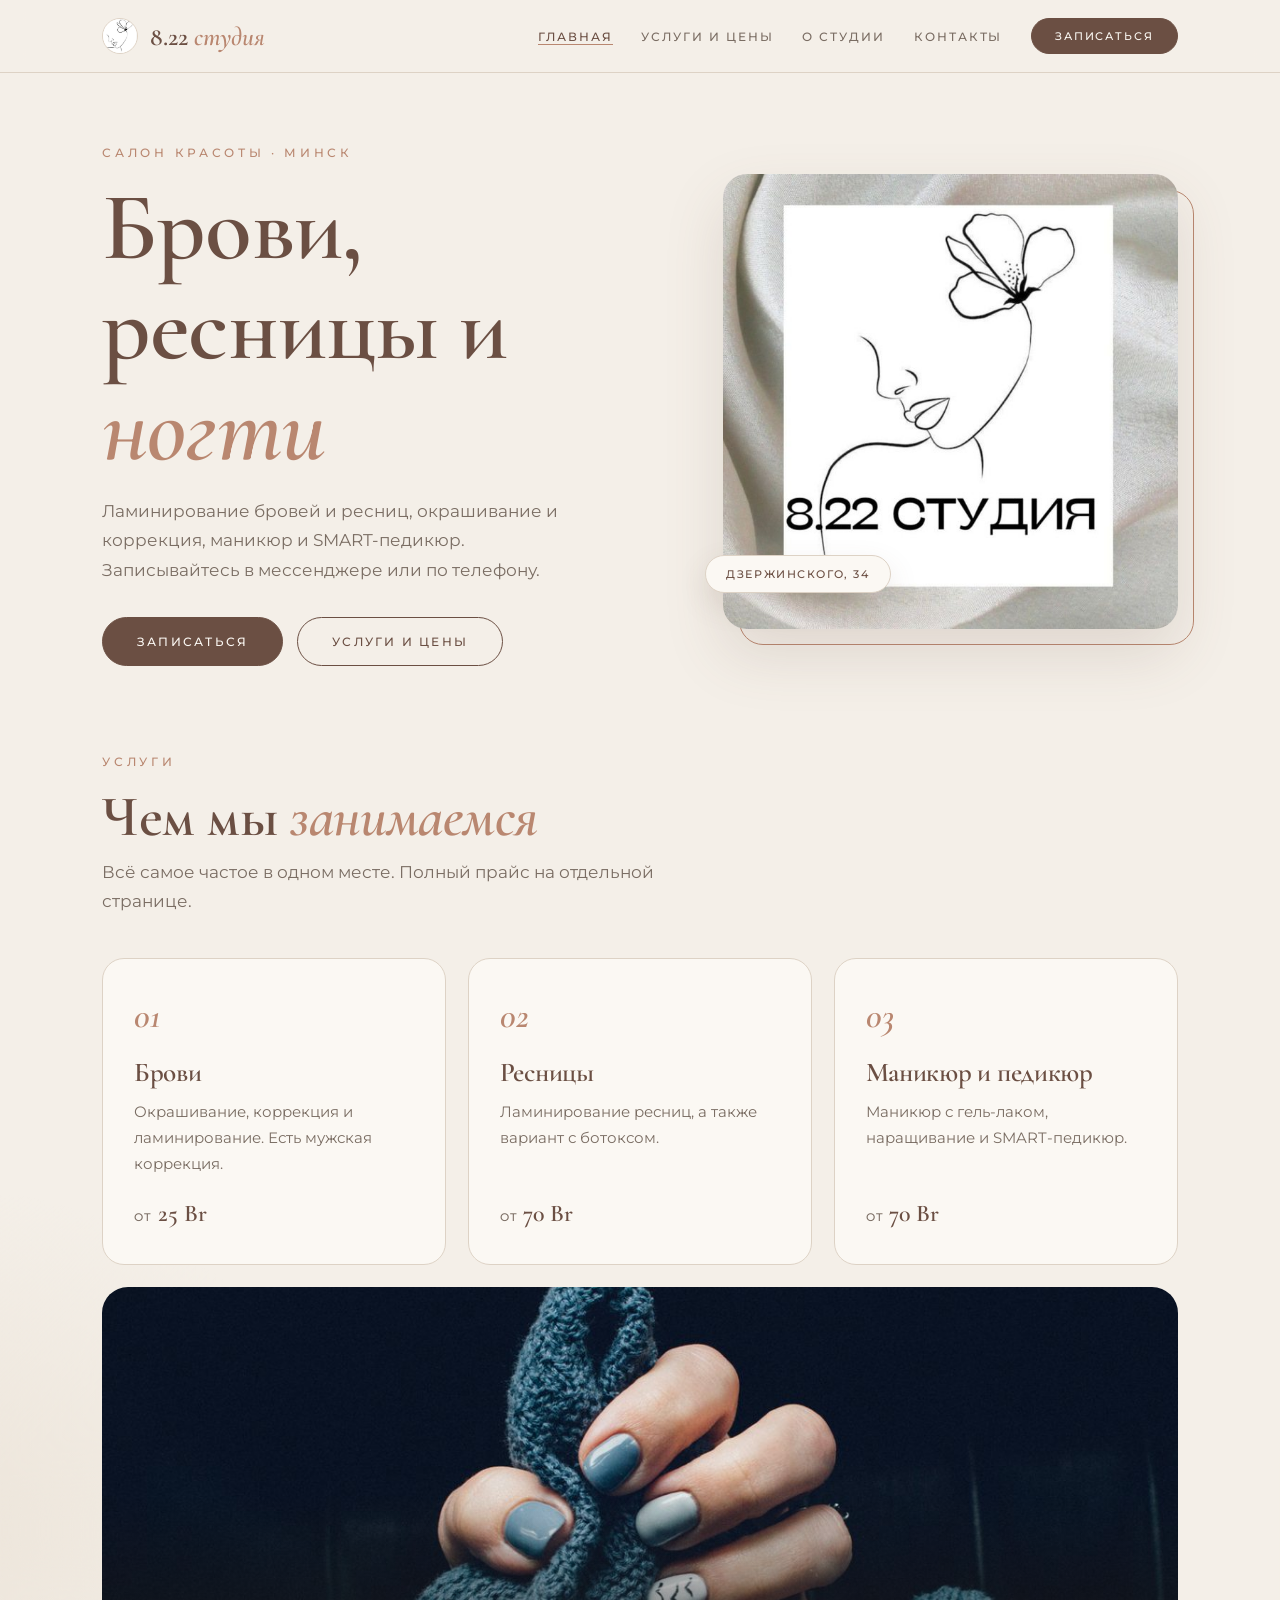
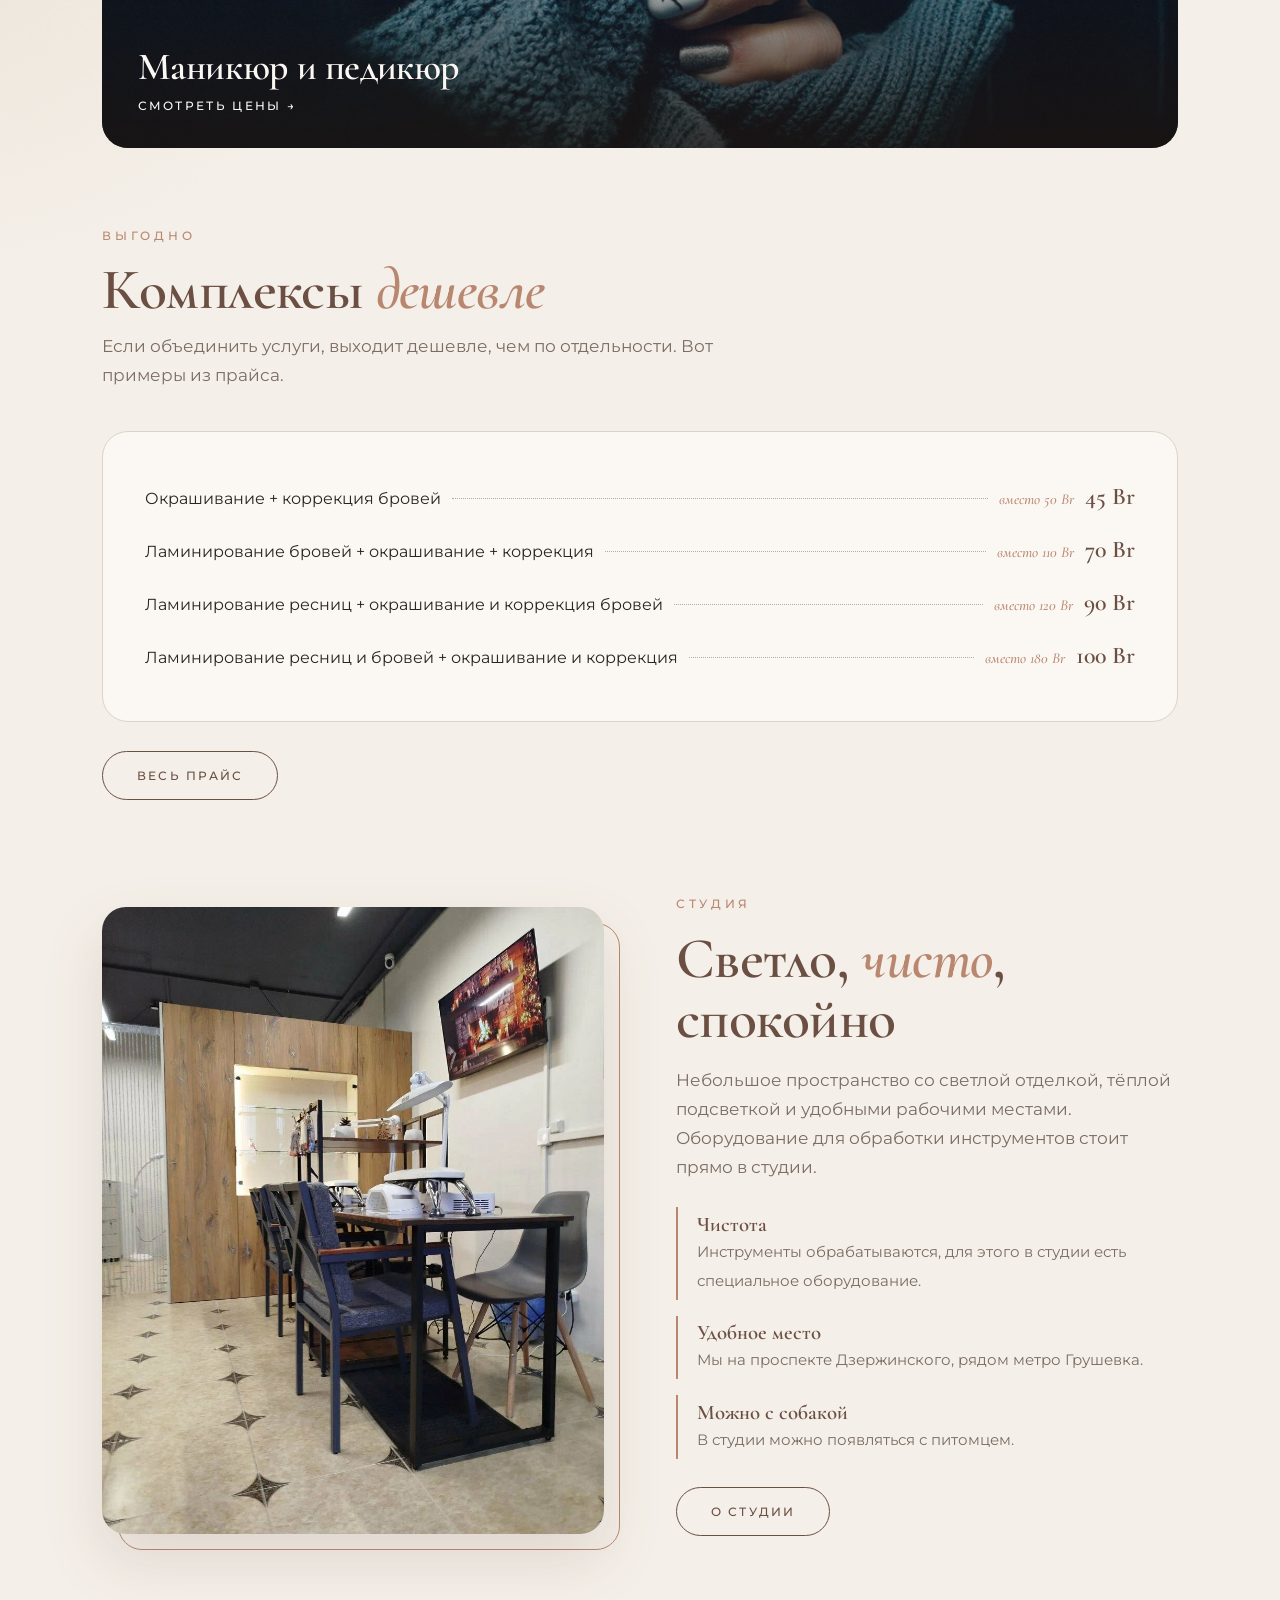
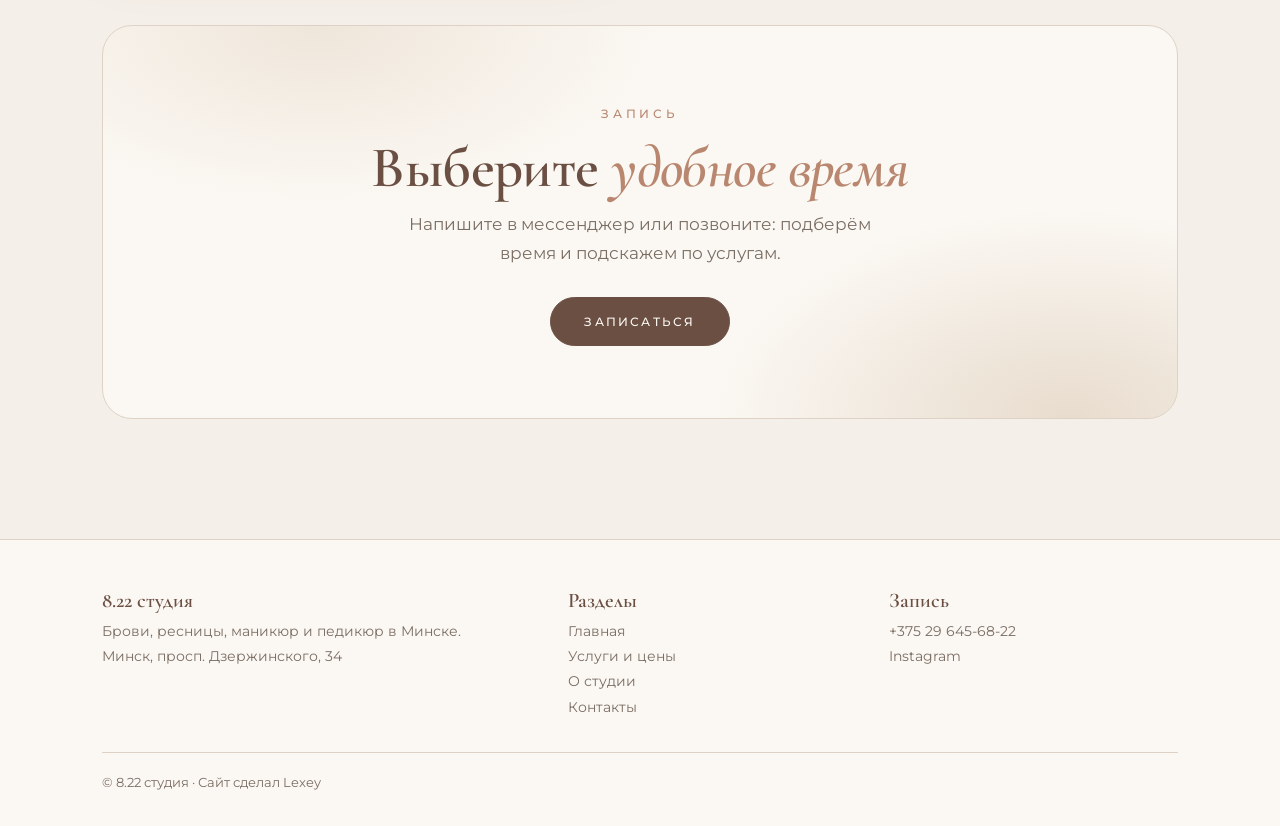
<file: index.html>
<!DOCTYPE html><html lang="ru"><head><meta charset="UTF-8"><meta name="viewport" content="width=device-width,initial-scale=1,viewport-fit=cover"><meta name="theme-color" content="#f4efe8"><script>document.documentElement.className="js"</script><link rel="icon" href="favicon.ico" sizes="any"><link rel="icon" type="image/png" sizes="32x32" href="favicon-32.png"><link rel="apple-touch-icon" href="favicon-180.png"><link rel="preconnect" href="https://fonts.googleapis.com"><link rel="preconnect" href="https://fonts.gstatic.com" crossorigin><link href="https://fonts.googleapis.com/css2?family=Cormorant+Garamond:ital,wght@0,500;0,600;1,500;1,600&family=Montserrat:wght@400;500;600&display=swap" rel="stylesheet"><link rel="stylesheet" href="css/style.css"><title>8.22 студия — брови, ресницы, маникюр и педикюр в Минске</title><meta name="description" content="8.22 студия: ламинирование бровей и ресниц, окрашивание и коррекция бровей, маникюр и SMART-педикюр. Минск, просп. Дзержинского, 34. Запись онлайн."></head><body><header id="site-header"></header>
<main><section class="hero"><div class="wrap"><div><span class="eyebrow">Салон красоты · Минск</span><h1>Брови, ресницы и <em>ногти</em></h1><p>Ламинирование бровей и ресниц, окрашивание и коррекция, маникюр и SMART-педикюр. Записывайтесь в мессенджере или по телефону.</p><div class="acts"><a class="btn" href="contacts.html">Записаться</a><a class="btn ghost" href="services.html">Услуги и цены</a></div></div>
<div class="fr"><img src="images/logo.jpg" alt="8.22 студия" fetchpriority="high"><span class="tag">Дзержинского, 34</span></div></div></section>
<section style="padding-top:0"><div class="wrap"><div class="sec-head"><span class="eyebrow">Услуги</span><h2>Чем мы <em>занимаемся</em></h2><p>Всё самое частое в одном месте. Полный прайс на отдельной странице.</p></div><div class="grid3">
<a class="card" href="services.html#brows"><span class="n">01</span><h3>Брови</h3><p>Окрашивание, коррекция и ламинирование. Есть мужская коррекция.</p><b><small>от </small>25 Br</b></a>
<a class="card" href="services.html#lashes"><span class="n">02</span><h3>Ресницы</h3><p>Ламинирование ресниц, а также вариант с ботоксом.</p><b><small>от </small>70 Br</b></a>
<a class="card" href="services.html#nails"><span class="n">03</span><h3>Маникюр и педикюр</h3><p>Маникюр с гель-лаком, наращивание и SMART-педикюр.</p><b><small>от </small>70 Br</b></a></div>
<div class="banner rv"><img src="images/nails-wide.jpg" alt="Маникюр в серо-голубых оттенках" loading="lazy"><div><h3>Маникюр и педикюр</h3><a href="services.html#nails">Смотреть цены →</a></div></div></div></section>
<section style="padding-top:0"><div class="wrap"><div class="sec-head"><span class="eyebrow">Выгодно</span><h2>Комплексы <em>дешевле</em></h2><p>Если объединить услуги, выходит дешевле, чем по отдельности. Вот примеры из прайса.</p></div><div class="board" style="max-width:none"><div class="pl"><span>Окрашивание + коррекция бровей</span><i></i><em>вместо 50 Br</em><b>45 Br</b></div><div class="pl"><span>Ламинирование бровей + окрашивание + коррекция</span><i></i><em>вместо 110 Br</em><b>70 Br</b></div><div class="pl"><span>Ламинирование ресниц + окрашивание и коррекция бровей</span><i></i><em>вместо 120 Br</em><b>90 Br</b></div><div class="pl"><span>Ламинирование ресниц и бровей + окрашивание и коррекция</span><i></i><em>вместо 180 Br</em><b>100 Br</b></div></div><p style="margin-top:1.8rem"><a class="btn ghost" href="services.html">Весь прайс</a></p></div></section>
<section style="padding-top:0"><div class="wrap"><div class="split"><div class="fr"><img src="images/space.jpg" style="--pos:50% 60%" alt="Рабочее место в студии" loading="lazy"></div><div><span class="eyebrow">Студия</span><h2>Светло, <em>чисто</em>, спокойно</h2><p>Небольшое пространство со светлой отделкой, тёплой подсветкой и удобными рабочими местами. Оборудование для обработки инструментов стоит прямо в студии.</p><div class="feats"><div class="feat"><b>Чистота</b><span>Инструменты обрабатываются, для этого в студии есть специальное оборудование.</span></div><div class="feat"><b>Удобное место</b><span>Мы на проспекте Дзержинского, рядом метро Грушевка.</span></div><div class="feat"><b>Можно с собакой</b><span>В студии можно появляться с питомцем.</span></div></div><p style="margin-top:1.8rem"><a class="btn ghost" href="about.html">О студии</a></p></div></div></div></section>
<section style="padding-top:0"><div class="wrap"><div class="cta"><span class="eyebrow">Запись</span><h2>Выберите <em>удобное время</em></h2><p>Напишите в мессенджер или позвоните: подберём время и подскажем по услугам.</p><a class="btn" href="contacts.html">Записаться</a></div></div></section></main><footer id="site-footer"></footer><script src="js/data.js"></script><script src="js/main.js"></script></body></html>
</file>
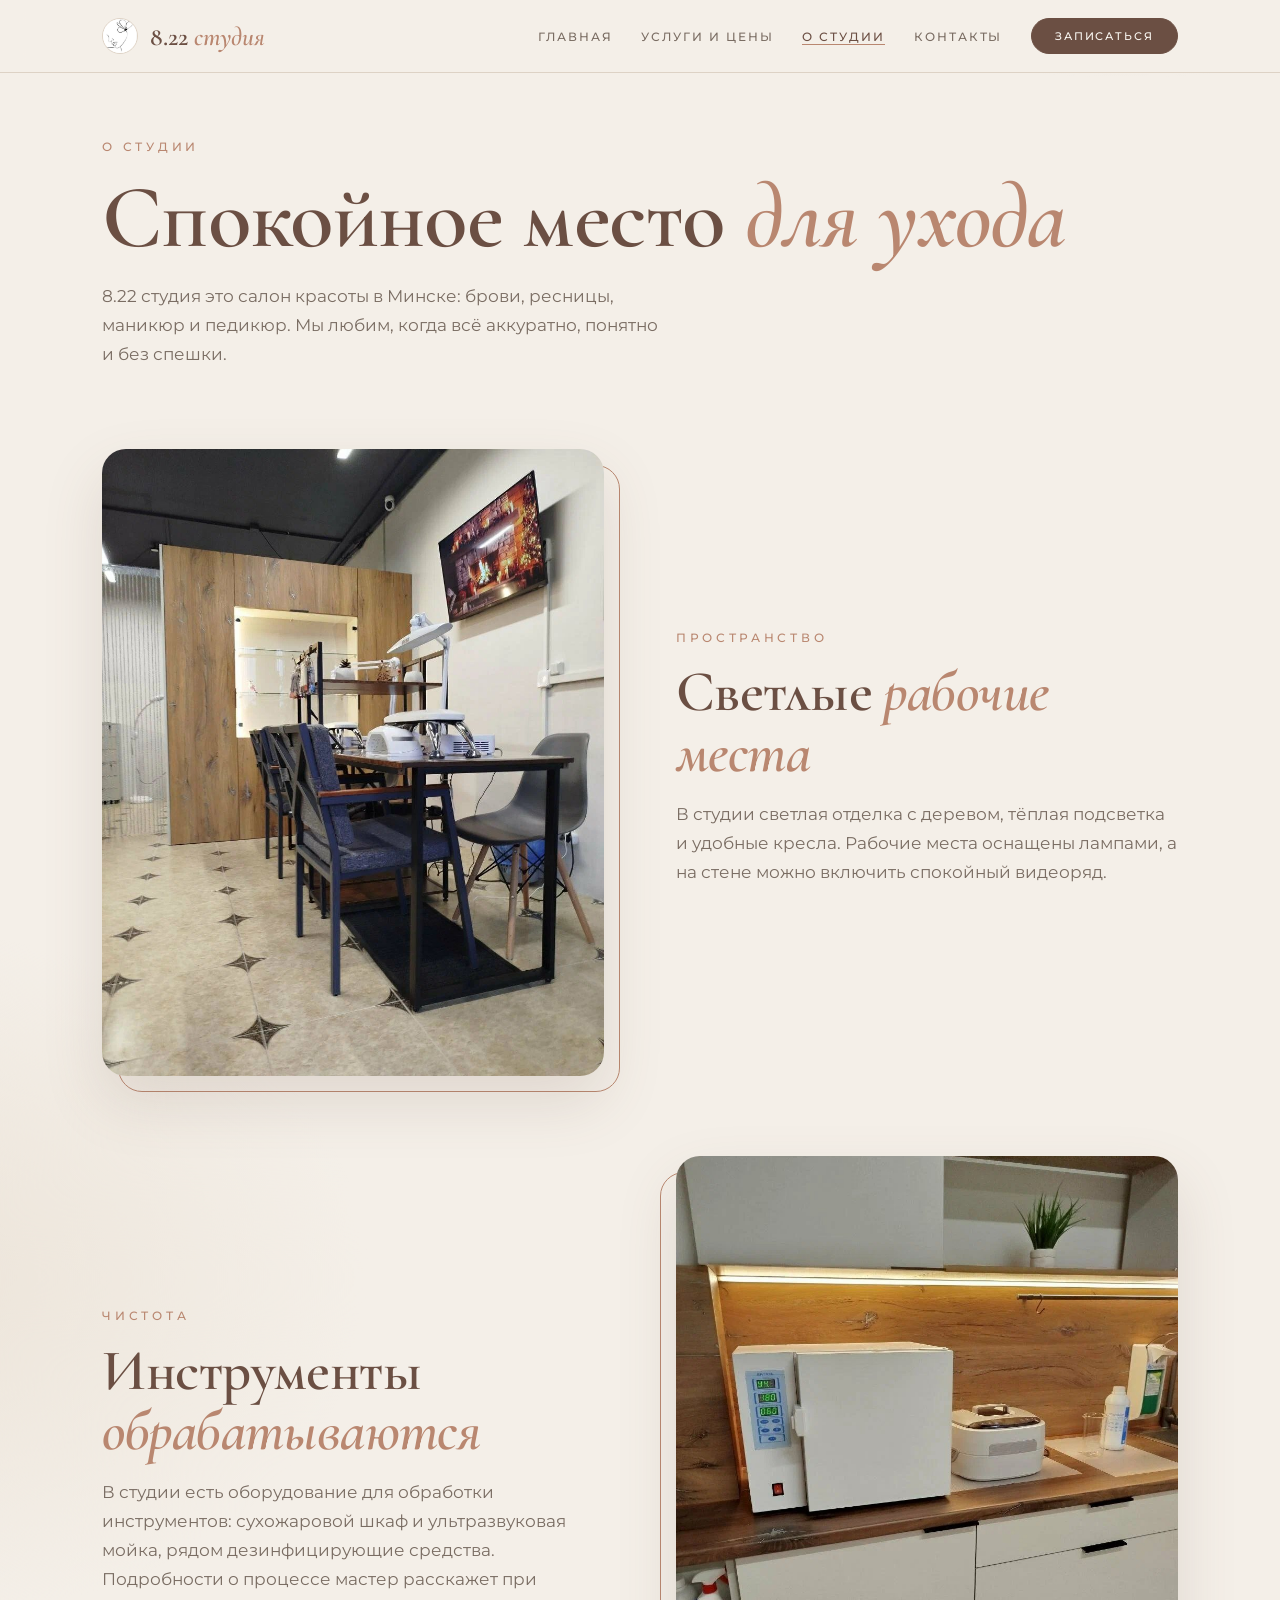
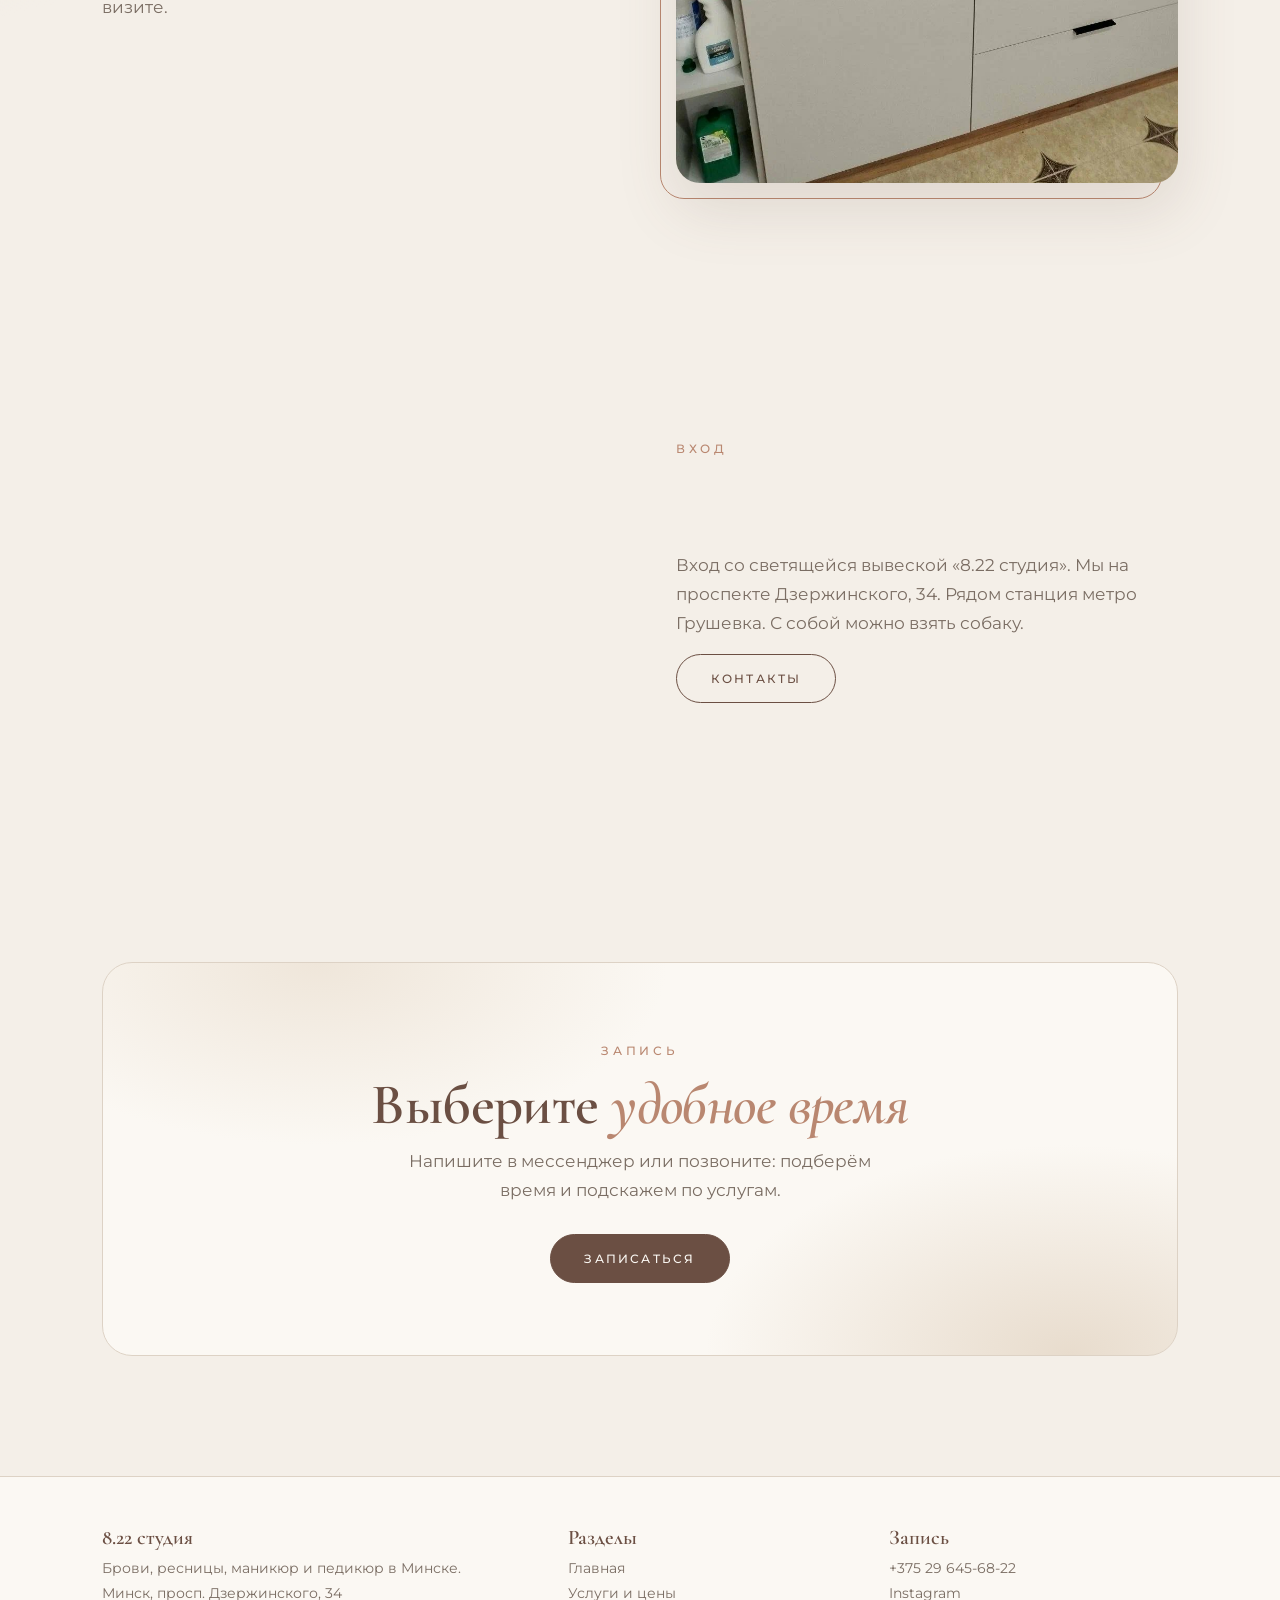
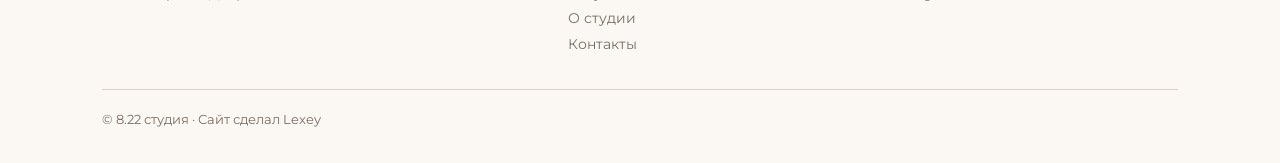
<file: about.html>
<!DOCTYPE html><html lang="ru"><head><meta charset="UTF-8"><meta name="viewport" content="width=device-width,initial-scale=1,viewport-fit=cover"><meta name="theme-color" content="#f4efe8"><script>document.documentElement.className="js"</script><link rel="icon" href="favicon.ico" sizes="any"><link rel="icon" type="image/png" sizes="32x32" href="favicon-32.png"><link rel="apple-touch-icon" href="favicon-180.png"><link rel="preconnect" href="https://fonts.googleapis.com"><link rel="preconnect" href="https://fonts.gstatic.com" crossorigin><link href="https://fonts.googleapis.com/css2?family=Cormorant+Garamond:ital,wght@0,500;0,600;1,500;1,600&family=Montserrat:wght@400;500;600&display=swap" rel="stylesheet"><link rel="stylesheet" href="css/style.css"><title>О студии — 8.22 студия, Минск</title><meta name="description" content="О студии красоты 8.22 в Минске: пространство, чистота и подход к работе."></head><body><header id="site-header"></header>
<main><div class="wrap page"><span class="eyebrow">О студии</span><h1 class="big">Спокойное место <em>для ухода</em></h1><p class="mut" style="max-width:560px">8.22 студия это салон красоты в Минске: брови, ресницы, маникюр и педикюр. Мы любим, когда всё аккуратно, понятно и без спешки.</p></div>
<section style="padding-top:1rem"><div class="wrap"><div class="split"><div class="fr"><img src="images/space.jpg" style="--pos:50% 60%" alt="Рабочее место с лампами" loading="lazy"></div><div><span class="eyebrow">Пространство</span><h2>Светлые <em>рабочие места</em></h2><p>В студии светлая отделка с деревом, тёплая подсветка и удобные кресла. Рабочие места оснащены лампами, а на стене можно включить спокойный видеоряд.</p></div></div>
<div class="split rev"><div class="fr l"><img src="images/clean.jpg" style="--pos:50% 55%" alt="Оборудование для обработки инструментов" loading="lazy"></div><div><span class="eyebrow">Чистота</span><h2>Инструменты <em>обрабатываются</em></h2><p>В студии есть оборудование для обработки инструментов: сухожаровой шкаф и ультразвуковая мойка, рядом дезинфицирующие средства. Подробности о процессе мастер расскажет при визите.</p></div></div>
<div class="split"><div class="fr"><img src="images/entrance.jpg" style="--pos:50% 40%" alt="Вход в студию 8.22" loading="lazy"></div><div><span class="eyebrow">Вход</span><h2>Как <em>нас найти</em></h2><p>Вход со светящейся вывеской «8.22 студия». Мы на проспекте Дзержинского, 34. Рядом станция метро Грушевка. С собой можно взять собаку.</p><p><a class="btn ghost" href="contacts.html">Контакты</a></p></div></div></div></section>
<section style="padding-top:0"><div class="wrap"><div class="cta"><span class="eyebrow">Запись</span><h2>Выберите <em>удобное время</em></h2><p>Напишите в мессенджер или позвоните: подберём время и подскажем по услугам.</p><a class="btn" href="contacts.html">Записаться</a></div></div></section></main><footer id="site-footer"></footer><script src="js/data.js"></script><script src="js/main.js"></script></body></html>
</file>
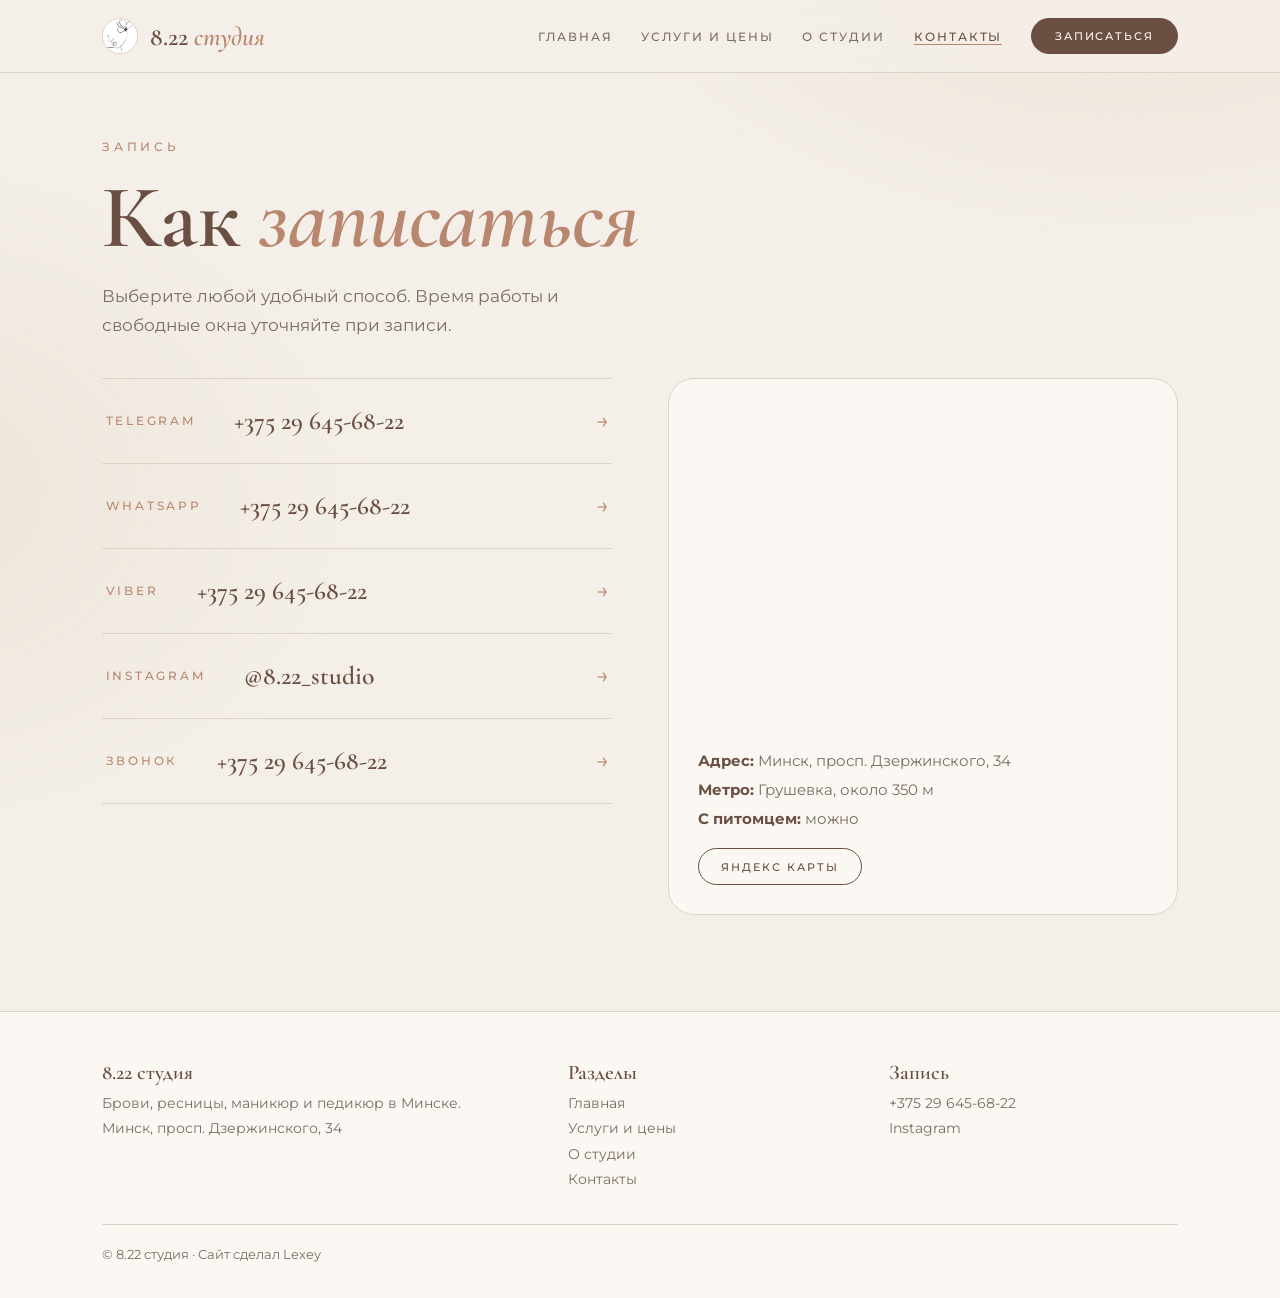
<file: contacts.html>
<!DOCTYPE html><html lang="ru"><head><meta charset="UTF-8"><meta name="viewport" content="width=device-width,initial-scale=1,viewport-fit=cover"><meta name="theme-color" content="#f4efe8"><script>document.documentElement.className="js"</script><link rel="icon" href="favicon.ico" sizes="any"><link rel="icon" type="image/png" sizes="32x32" href="favicon-32.png"><link rel="apple-touch-icon" href="favicon-180.png"><link rel="preconnect" href="https://fonts.googleapis.com"><link rel="preconnect" href="https://fonts.gstatic.com" crossorigin><link href="https://fonts.googleapis.com/css2?family=Cormorant+Garamond:ital,wght@0,500;0,600;1,500;1,600&family=Montserrat:wght@400;500;600&display=swap" rel="stylesheet"><link rel="stylesheet" href="css/style.css"><title>Запись и контакты — 8.22 студия, Минск</title><meta name="description" content="Запись в 8.22 студию: Telegram, WhatsApp, Viber, Instagram и телефон +375 29 645-68-22. Минск, просп. Дзержинского, 34."></head><body><header id="site-header"></header>
<main><div class="wrap page"><span class="eyebrow">Запись</span><h1 class="big">Как <em>записаться</em></h1><p class="mut" style="max-width:520px">Выберите любой удобный способ. Время работы и свободные окна уточняйте при записи.</p>
<div class="cnt"><div><a class="chan" data-tg href="#" target="_blank" rel="noopener"><span>Telegram</span><b data-site="phone"></b><i>→</i></a><a class="chan" data-wa href="#" target="_blank" rel="noopener"><span>WhatsApp</span><b data-site="phone"></b><i>→</i></a><a class="chan" data-vb href="#" target="_blank" rel="noopener"><span>Viber</span><b data-site="phone"></b><i>→</i></a><a class="chan" data-ig href="#" target="_blank" rel="noopener"><span>Instagram</span><b>@8.22_studio</b><i>→</i></a><a class="chan" data-tel href="#"><span>Звонок</span><b data-site="phone"></b><i>→</i></a></div>
<div class="mapw"><iframe title="Карта: 8.22 студия" loading="lazy" src="https://yandex.by/map-widget/v1/?ll=27.509744%2C53.886045&z=17&pt=27.509744%2C53.886045%2Cpm2rdm"></iframe><div class="in"><p><b>Адрес:</b> <span data-site="address"></span></p><p><b>Метро:</b> Грушевка, около 350 м</p><p><b>С питомцем:</b> можно</p><p style="margin-top:1rem"><a class="btn ghost sm" data-map href="#" target="_blank" rel="noopener">Яндекс Карты</a></p></div></div></div></div></main><footer id="site-footer"></footer><script src="js/data.js"></script><script src="js/main.js"></script></body></html>
</file>
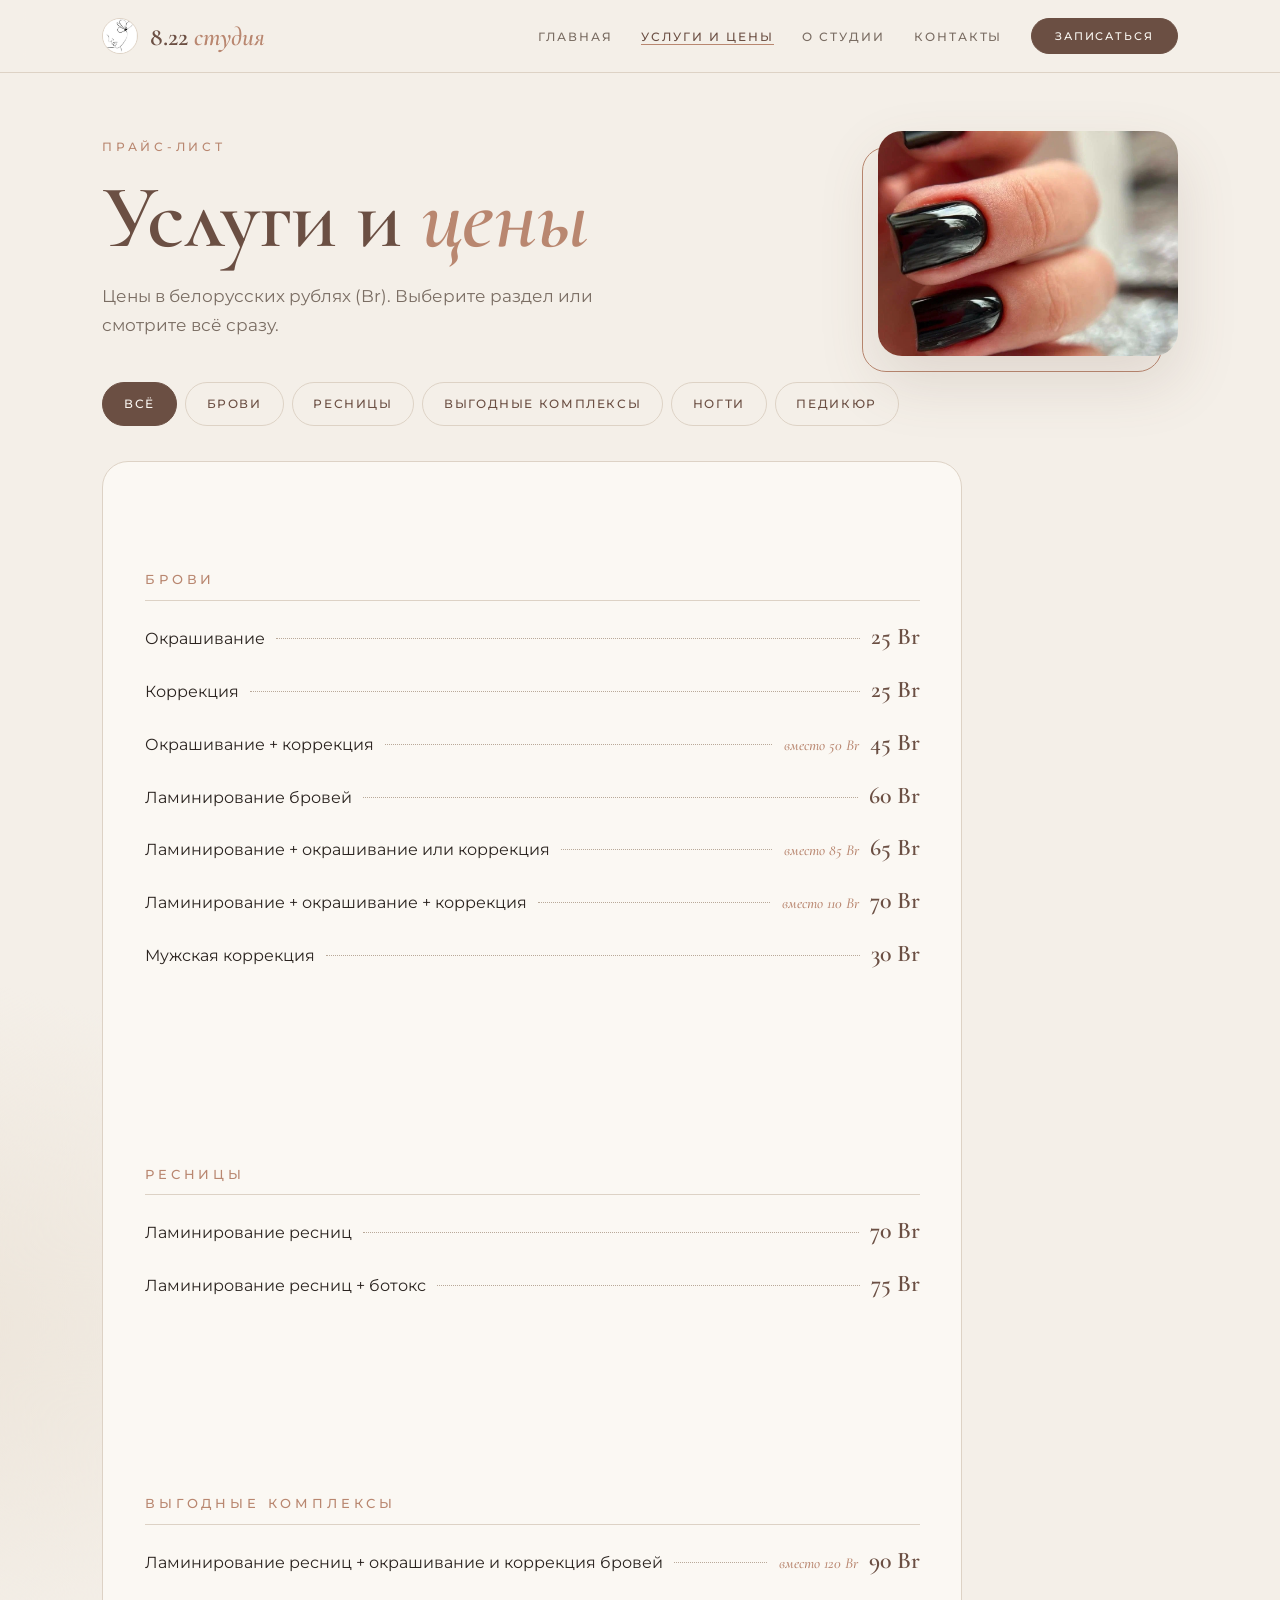
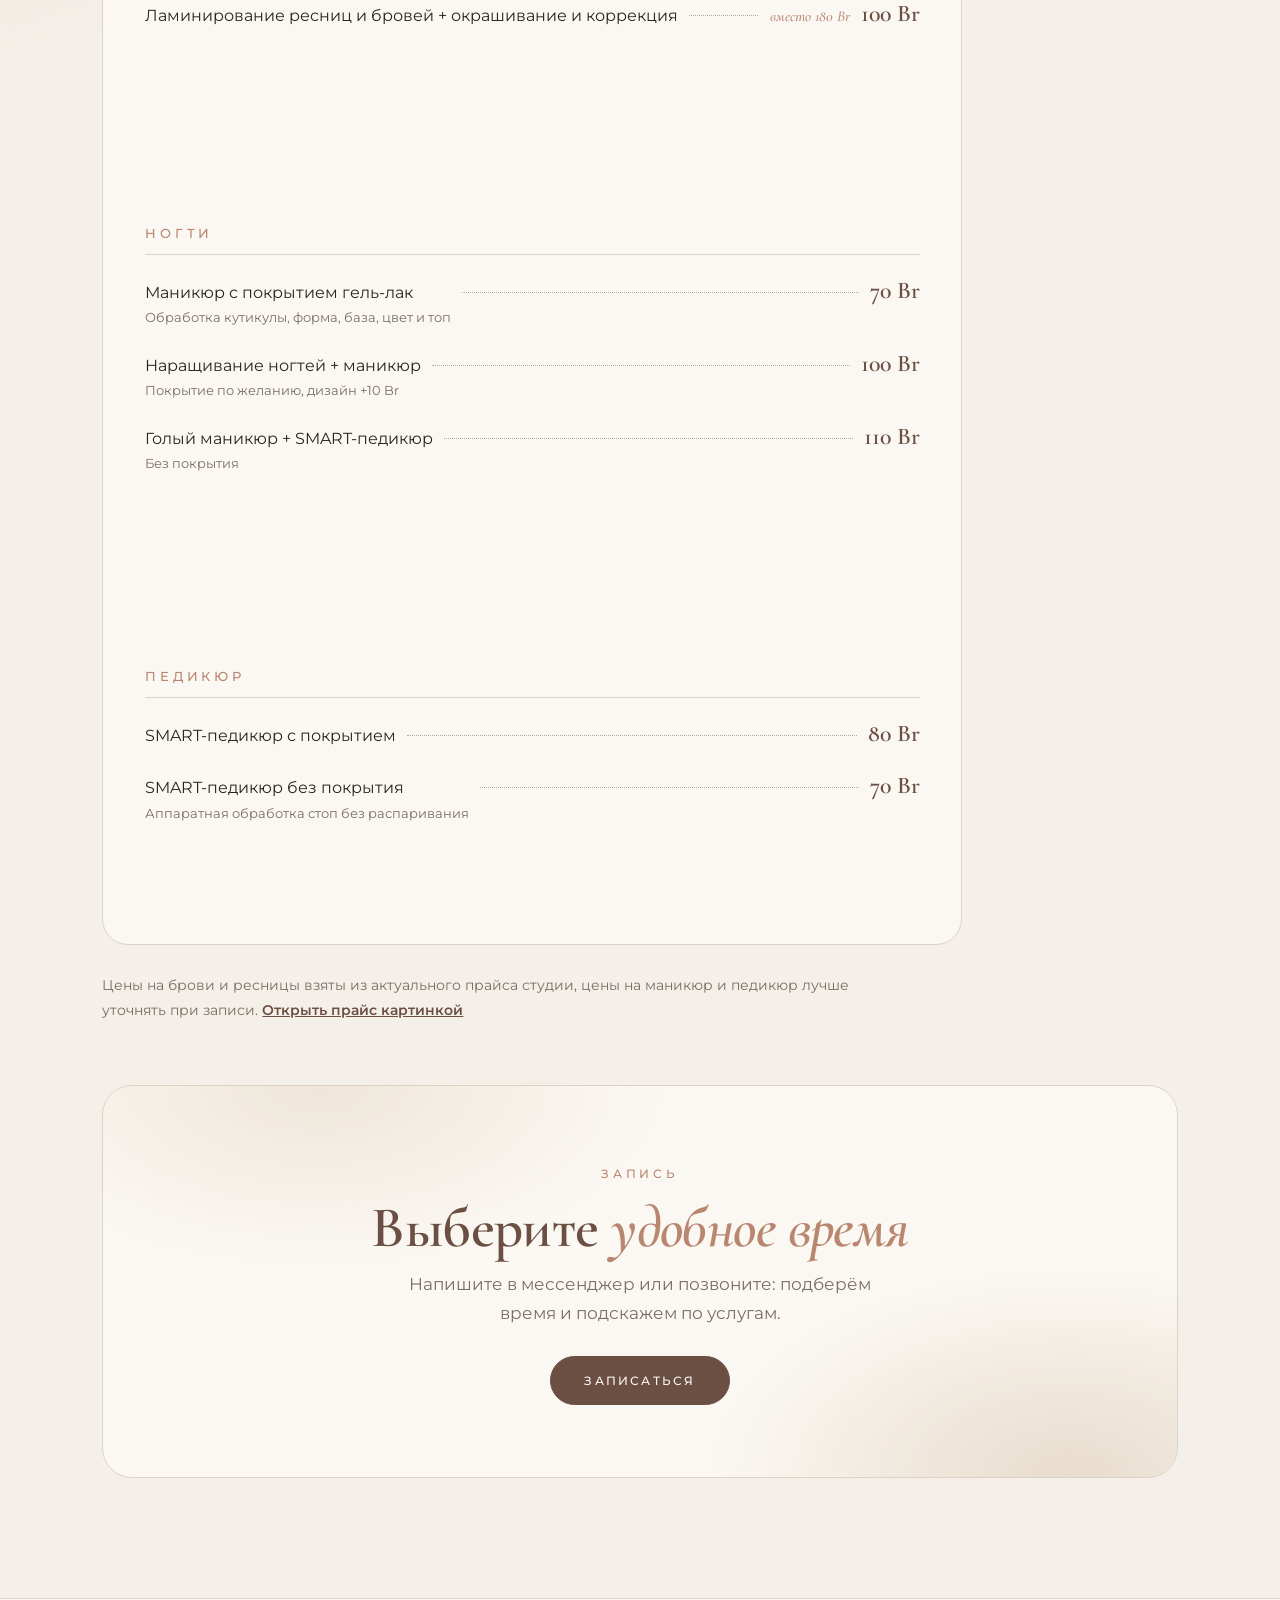
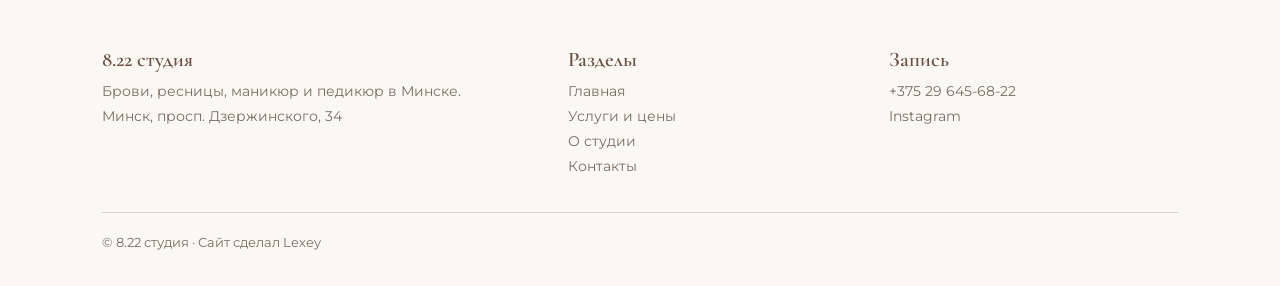
<file: services.html>
<!DOCTYPE html><html lang="ru"><head><meta charset="UTF-8"><meta name="viewport" content="width=device-width,initial-scale=1,viewport-fit=cover"><meta name="theme-color" content="#f4efe8"><script>document.documentElement.className="js"</script><link rel="icon" href="favicon.ico" sizes="any"><link rel="icon" type="image/png" sizes="32x32" href="favicon-32.png"><link rel="apple-touch-icon" href="favicon-180.png"><link rel="preconnect" href="https://fonts.googleapis.com"><link rel="preconnect" href="https://fonts.gstatic.com" crossorigin><link href="https://fonts.googleapis.com/css2?family=Cormorant+Garamond:ital,wght@0,500;0,600;1,500;1,600&family=Montserrat:wght@400;500;600&display=swap" rel="stylesheet"><link rel="stylesheet" href="css/style.css"><title>Услуги и цены — 8.22 студия, Минск</title><meta name="description" content="Прайс 8.22 студии: брови, ресницы, комплексы, маникюр и педикюр. Цены в белорусских рублях."></head><body><header id="site-header"></header>
<main><div class="wrap page"><div class="split" style="align-items:end;gap:3rem"><div><span class="eyebrow">Прайс-лист</span><h1 class="big">Услуги и <em>цены</em></h1><p class="mut" style="max-width:520px">Цены в белорусских рублях (Br). Выберите раздел или смотрите всё сразу.</p></div><div class="fr l" style="max-width:300px;margin-left:auto"><img src="images/nails-black.jpg" style="--pos:50% 40%;aspect-ratio:4/3" alt="Чёрный глянцевый маникюр"></div></div><div class="chips" id="chips"></div><div class="board" id="price"></div>
<p class="note">Цены на брови и ресницы взяты из актуального прайса студии, цены на маникюр и педикюр лучше уточнять при записи. <a href="images/price-list.jpg" data-zoom="images/price-list.jpg">Открыть прайс картинкой</a></p></div><section style="padding-top:0"><div class="wrap"><div class="cta"><span class="eyebrow">Запись</span><h2>Выберите <em>удобное время</em></h2><p>Напишите в мессенджер или позвоните: подберём время и подскажем по услугам.</p><a class="btn" href="contacts.html">Записаться</a></div></div></section></main><footer id="site-footer"></footer><script src="js/data.js"></script><script src="js/main.js"></script></body></html>
</file>
<file: css/style.css>
:root{--bg:#f4efe8;--paper:#fbf8f3;--silk:#e6ddd1;--ink:#2b2420;--mut:#7a6d63;--taupe:#6b4f43;--rose:#b98770;--line:#ddd2c5;--fd:"Cormorant Garamond","Times New Roman",Georgia,serif}
*{box-sizing:border-box}html{scroll-behavior:smooth;background:var(--bg);-webkit-text-size-adjust:100%}
body{margin:0;font:400 16.5px/1.75 "Montserrat",system-ui,-apple-system,"Segoe UI",Roboto,sans-serif;color:var(--ink);background:radial-gradient(900px 560px at 88% -8%,#e9e0d4,transparent 62%),radial-gradient(760px 560px at -8% 38%,#ece4d9,transparent 62%),var(--bg)}
img{max-width:100%;display:block}a{color:inherit;-webkit-tap-highlight-color:transparent;touch-action:manipulation}h1,h2,h3{font-family:var(--fd);font-weight:600;line-height:1.05;margin:0 0 .7rem;color:var(--taupe);letter-spacing:-.01em}
h1{font-size:clamp(3rem,8vw,6rem)}h2{font-size:clamp(2.2rem,5vw,3.6rem)}h3{font-size:1.7rem}h1 em,h2 em{font-style:italic;color:var(--rose)}.wrap{max-width:1120px;margin:0 auto;padding:0 1.4rem}section{padding:4.5rem 0}.mut{color:var(--mut)}
.eyebrow{display:inline-block;font:500 .72rem "Montserrat",sans-serif;letter-spacing:.32em;text-transform:uppercase;color:var(--rose);margin-bottom:1.1rem}
main{overflow-x:clip;animation:pg .6s ease both}@keyframes pg{from{opacity:0;transform:translateY(8px)}}body.leave main{opacity:0;transition:opacity .2s}
.js .rv{opacity:0;transform:translateY(20px);transition:opacity .7s ease,transform .7s ease,box-shadow .3s,border-color .3s}.js .rv.in{opacity:1;transform:none}
header{position:sticky;top:0;z-index:20;background:#f4efe8e8;backdrop-filter:blur(12px);-webkit-backdrop-filter:blur(12px);border-bottom:1px solid var(--line);padding-top:env(safe-area-inset-top,0)}
.bar{display:flex;align-items:center;gap:1rem;height:72px}.logo{display:flex;align-items:center;gap:.7rem;text-decoration:none;font:600 1.6rem var(--fd);color:var(--taupe)}.logo img{border-radius:50%;border:1px solid var(--line)}.logo i{font-style:italic;color:var(--rose)}
nav{display:flex;gap:1.8rem;align-items:center;margin-left:auto}nav a{text-decoration:none;font:500 .76rem "Montserrat",sans-serif;letter-spacing:.16em;text-transform:uppercase;color:var(--mut);transition:color .2s}nav a:hover,nav a.on{color:var(--taupe)}nav a.on:not(.btn){box-shadow:0 1px 0 var(--rose)}
#burger{display:none;margin-left:auto;background:none;border:1px solid var(--line);border-radius:50%;width:46px;height:46px;cursor:pointer;place-items:center}#burger i{display:block;width:18px;height:1.5px;background:var(--taupe);margin:3px 0}
.btn{display:inline-block;background:var(--taupe);color:#fbf8f3!important;padding:1rem 2.1rem;border-radius:999px;font:500 .78rem "Montserrat",sans-serif;letter-spacing:.18em;text-transform:uppercase;text-decoration:none;border:1px solid var(--taupe);transition:transform .25s,box-shadow .25s,background-color .25s;cursor:pointer}.btn:hover{transform:translateY(-2px);box-shadow:0 12px 28px #6b4f4338}
.btn.ghost{background:none;color:var(--taupe)!important}.btn.ghost:hover{background:var(--taupe);color:#fbf8f3!important}.btn.sm{padding:.65rem 1.4rem;font-size:.68rem}.acts{display:flex;gap:.9rem;flex-wrap:wrap;margin-top:2rem}
.hero{padding:4rem 0 5rem}.hero .wrap{display:grid;grid-template-columns:1.1fr .9fr;gap:4rem;align-items:center}.hero p{max-width:470px;color:var(--mut);font-size:1.05rem}
.fr{position:relative;z-index:0}.fr img{width:100%;border-radius:24px;object-fit:cover;object-position:var(--pos,center);box-shadow:0 26px 60px #6b4f4326}.fr::before{content:"";position:absolute;inset:16px -16px -16px 16px;border:1px solid var(--rose);border-radius:24px;z-index:-1}.fr.l::before{inset:16px 16px -16px -16px}
.hero .fr img{aspect-ratio:1/1}.tag{position:absolute;left:-18px;bottom:36px;background:var(--paper);border:1px solid var(--line);border-radius:999px;padding:.7rem 1.3rem;font:500 .7rem "Montserrat",sans-serif;letter-spacing:.14em;text-transform:uppercase;color:var(--taupe);box-shadow:0 12px 30px #6b4f4322;z-index:2}
.sec-head{max-width:620px;margin-bottom:2.6rem}.sec-head p{color:var(--mut);margin:0}
.grid3{display:grid;grid-template-columns:repeat(3,1fr);gap:1.4rem}.card{background:var(--paper);border:1px solid var(--line);border-radius:22px;padding:2.2rem 1.9rem;display:flex;flex-direction:column;text-decoration:none}.js .card.in:hover{transform:translateY(-5px);border-color:var(--rose);box-shadow:0 20px 44px #6b4f4322}
.card .n{font:italic 600 2.2rem var(--fd);color:var(--rose);margin-bottom:1.4rem}.card p{color:var(--mut);font-size:.93rem;margin:0 0 1.4rem}.card b{margin-top:auto;font:600 1.5rem var(--fd);color:var(--taupe)}.card b small{font:500 .7rem "Montserrat",sans-serif;letter-spacing:.14em;text-transform:uppercase;color:var(--mut)}
.banner{border-radius:26px;overflow:hidden;position:relative;margin-top:1.4rem}.banner img{width:100%;aspect-ratio:21/9;object-fit:cover;object-position:50% 45%}.banner div{position:absolute;inset:0;display:flex;flex-direction:column;justify-content:flex-end;padding:2.2rem;background:linear-gradient(0deg,#1b1410cc,transparent 55%);color:#fbf8f3}.banner h3{color:#fbf8f3;font-size:2.4rem}.banner a{color:#fbf8f3;font:500 .72rem "Montserrat",sans-serif;letter-spacing:.2em;text-transform:uppercase;text-decoration:none}
.split{display:grid;grid-template-columns:1fr 1fr;gap:4.5rem;align-items:center}.split+.split{margin-top:5rem}.split.rev>:first-child{order:2}.split .fr img{aspect-ratio:4/5}.split p{color:var(--mut)}
.feats{display:grid;gap:1rem;margin-top:1.6rem}.feat{border-left:2px solid var(--rose);padding:.3rem 0 .3rem 1.2rem}.feat b{display:block;font:600 1.3rem var(--fd);color:var(--taupe)}.feat span{color:var(--mut);font-size:.93rem}
.cta{text-align:center;border-radius:30px;padding:4.5rem 1.6rem;background:radial-gradient(500px 260px at 20% 0,#efe6da,transparent 70%),radial-gradient(520px 300px at 90% 100%,#e8dccd,transparent 70%),var(--paper);border:1px solid var(--line)}.cta p{max-width:480px;margin:0 auto 1.8rem;color:var(--mut)}
.chips{display:flex;gap:.5rem;flex-wrap:wrap;margin:1.6rem 0 2.2rem}.chips button{font:500 .72rem "Montserrat",sans-serif;letter-spacing:.14em;text-transform:uppercase;color:var(--taupe);background:none;border:1px solid var(--line);border-radius:999px;padding:.7rem 1.3rem;cursor:pointer;min-height:44px;transition:background-color .2s,color .2s,border-color .2s}.chips button:hover{border-color:var(--rose)}.chips button.on{background:var(--taupe);border-color:var(--taupe);color:#fbf8f3}
.board{background:var(--paper);border:1px solid var(--line);border-radius:26px;padding:2.4rem 2.6rem;max-width:860px}.grp+.grp{margin-top:2.6rem}.grp h3{font:500 .8rem "Montserrat",sans-serif;letter-spacing:.3em;text-transform:uppercase;color:var(--rose);border-bottom:1px solid var(--line);padding-bottom:.8rem;margin-bottom:.6rem}
.pl{display:flex;align-items:baseline;gap:.7rem;padding:.7rem 0}.pl span{font-size:1.02rem}.pl small{display:block;color:var(--mut);font-size:.82rem;line-height:1.4;margin-top:.1rem}.pl i{flex:1;border-bottom:1px dotted #b9a999;min-width:16px;transform:translateY(-5px)}.pl b{font:600 1.5rem var(--fd);color:var(--taupe);white-space:nowrap}.pl em{font:italic 500 .95rem var(--fd);color:var(--rose);white-space:nowrap}
.note{color:var(--mut);font-size:.88rem;max-width:760px;margin-top:1.8rem}.note a{color:var(--taupe);font-weight:600}
.chan{display:flex;align-items:center;justify-content:space-between;gap:1rem;padding:1.4rem .2rem;border-bottom:1px solid var(--line);text-decoration:none}.chan:first-child{border-top:1px solid var(--line)}.chan span{font:500 .72rem "Montserrat",sans-serif;letter-spacing:.24em;text-transform:uppercase;color:var(--rose)}.chan b{font:600 1.6rem var(--fd);color:var(--taupe);margin-right:auto;padding-left:1.4rem}.chan i{font-style:normal;color:var(--rose);font-size:1.4rem;transition:transform .25s}.chan:hover i{transform:translateX(6px)}
.cnt{display:grid;grid-template-columns:1fr 1fr;gap:3.5rem;align-items:start;margin-top:2.4rem}.mapw{border-radius:26px;overflow:hidden;border:1px solid var(--line);background:var(--paper)}.mapw iframe{width:100%;height:340px;border:0;display:block;filter:sepia(.35) saturate(.8)}.mapw .in{padding:1.6rem 1.8rem}.mapw p{margin:.2rem 0;color:var(--mut);font-size:.93rem}.mapw b{color:var(--taupe)}
.page{padding-top:3.6rem;padding-bottom:3rem}.big{font-size:clamp(3rem,8vw,5.6rem)}
#lb{position:fixed;inset:0;background:#000d;display:none;place-items:center;z-index:50;padding:1rem;cursor:zoom-out}#lb.on{display:grid}#lb img{max-height:92vh;border-radius:10px}
footer{margin-top:3rem;border-top:1px solid var(--line);background:var(--paper);padding:3rem 0 2rem;color:var(--mut);font-size:.9rem}.foot{display:grid;grid-template-columns:1.5fr 1fr 1fr;gap:2rem}footer a{text-decoration:none}footer a:hover{color:var(--rose)}footer b{display:block;font:600 1.3rem var(--fd);color:var(--taupe);margin-bottom:.4rem}.copy{margin-top:2rem;padding-top:1.2rem;border-top:1px solid var(--line);font-size:.8rem}
@media(max-width:900px){.hero .wrap,.split,.cnt,.foot{grid-template-columns:1fr;gap:2.6rem}.split.rev>:first-child{order:0}.grid3{grid-template-columns:1fr}.hero .fr{max-width:420px}.tag{left:10px}.banner img{aspect-ratio:16/9}}
@media(max-width:640px){section{padding:3rem 0}#burger{display:grid}nav{display:none;position:absolute;left:0;right:0;top:calc(73px + env(safe-area-inset-top,0px));background:var(--bg);border-bottom:1px solid var(--line);flex-direction:column;align-items:flex-start;padding:1.2rem 1.4rem;gap:1.2rem;margin:0}nav.open{display:flex}.hero{padding:2.4rem 0 3.4rem}.acts .btn{flex:1 1 100%;text-align:center}.board{padding:1.4rem 1.2rem}.pl{flex-wrap:wrap}.pl i{display:none}.pl span{flex:1 1 60%}.pl em{order:3;flex:1 0 100%;margin-top:-.4rem}.pl b{font-size:1.3rem}.chan b{font-size:1.2rem;padding-left:.6rem}.cta{padding:3rem 1.2rem}.banner div{padding:1.4rem}.banner h3{font-size:1.8rem}}
@media(hover:none){.js .card.in:hover{transform:none}}
@media(prefers-reduced-motion:reduce){*{animation:none!important;transition:none!important}.js .rv{opacity:1;transform:none}}
</file>
